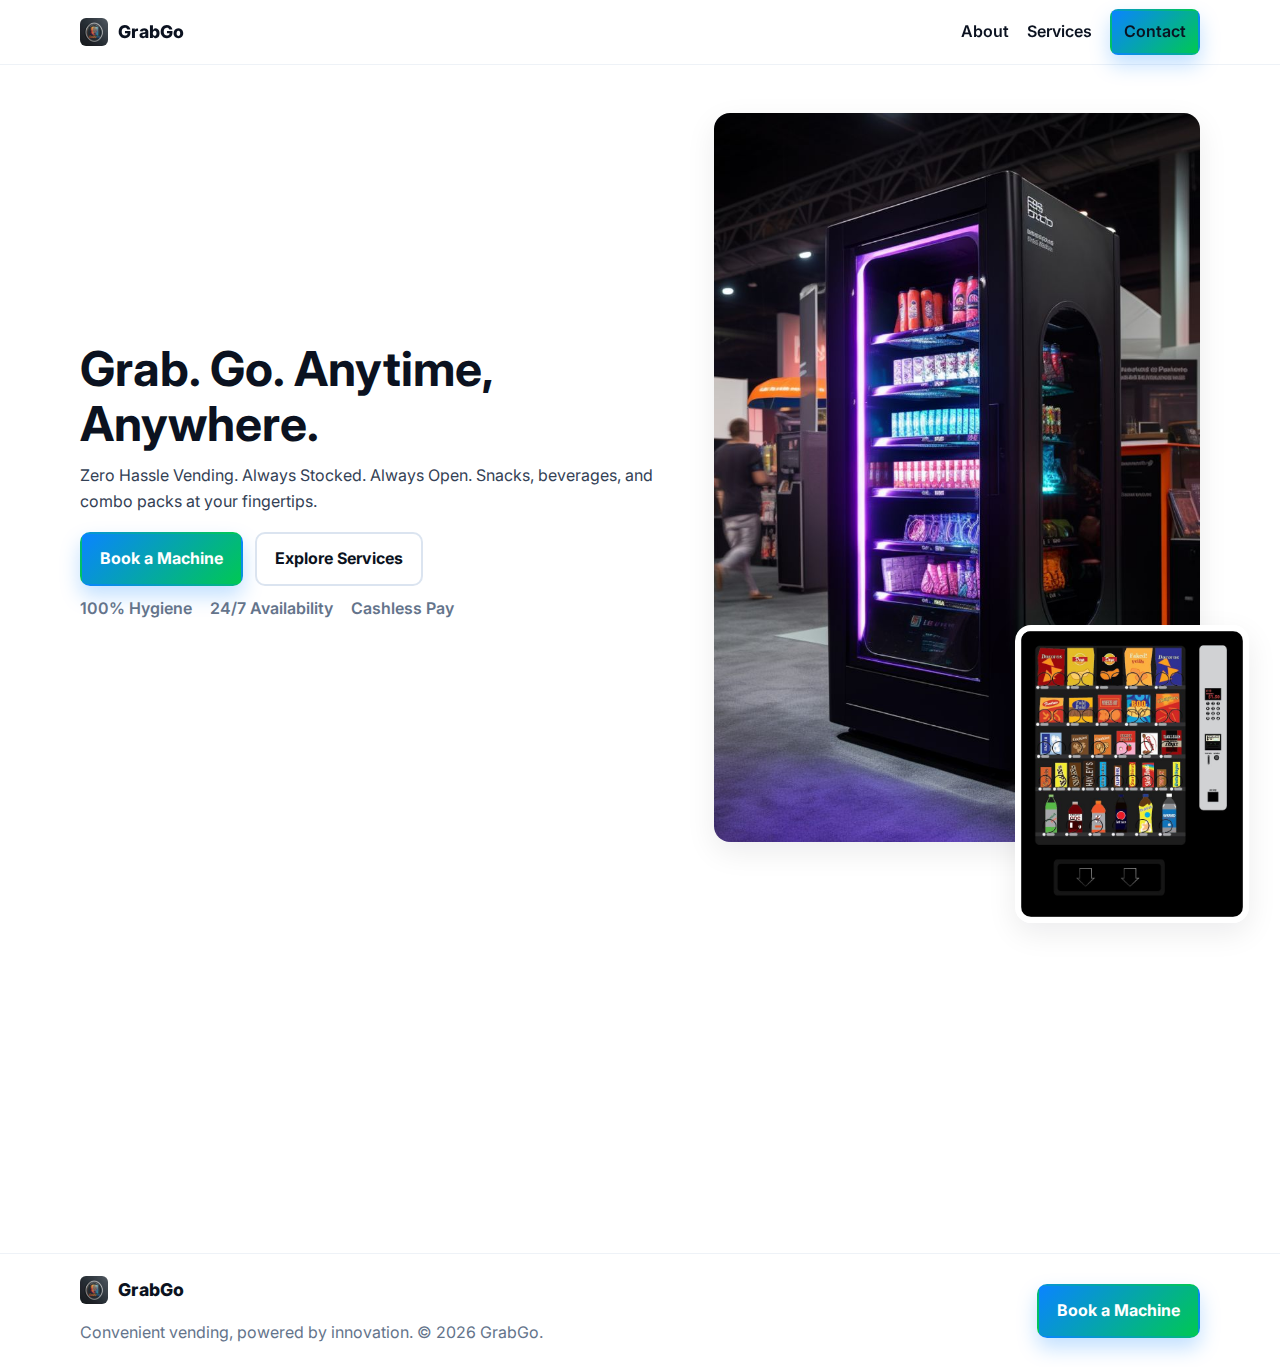
<file: index.html>
<!DOCTYPE html>
<html lang="en">
<head>
    <meta charset="utf-8">
    <meta name="viewport" content="width=device-width, initial-scale=1">
    <title>GrabGo Vending | Jalandhar, Punjab</title>
    <meta name="description" content="GrabGo provides modern, hygienic, and cashless vending machines across Jalandhar, Punjab. Snacks, beverages, and combo packs—available 24/7.">
    <meta property="og:title" content="GrabGo Vending | Jalandhar, Punjab">
    <meta property="og:description" content="Modern, hygienic, and cashless vending machines. Grab. Go. Anytime, Anywhere.">
    <meta property="og:type" content="website">
    <meta property="og:image" content="images/logo.png">
    <link rel="icon" href="data:image/svg+xml,%3Csvg xmlns='http://www.w3.org/2000/svg' viewBox='0 0 100 100'%3E%3Crect width='100' height='100' rx='20' ry='20' fill='%230a84ff'/%3E%3Ctext x='50' y='60' text-anchor='middle' font-size='55' font-family='Arial' fill='white'%3EG%3C/text%3E%3C/svg%3E">

    <link rel="preconnect" href="https://fonts.googleapis.com">
    <link rel="preconnect" href="https://fonts.gstatic.com" crossorigin>
    <link href="https://fonts.googleapis.com/css2?family=Inter:wght@400;600;800&display=swap" rel="stylesheet">
    <link href="https://cdnjs.cloudflare.com/ajax/libs/font-awesome/6.5.0/css/all.min.css" rel="stylesheet" integrity="sha512-1PKOgIY59xJ8Co8+NE6FZ+LOAZKjy+KY8iq0G4B3CyeY6wYHN3yt9PW0XpSriVQF3RrZ9eMw5y5q5Q5e0SYJig==" crossorigin="anonymous" referrerpolicy="no-referrer" />

    <link rel="stylesheet" href="styles.css">
    <style>
        /* Adjusted padding for main sections */
        .hero.section {
            padding: 48px 24px 36px 24px;
        }
        .section.section-alt {
            padding: 36px 24px 44px 24px;
        }
        .welcome-container.split {
            padding: 32px 24px;
        }
        @media (max-width: 720px) {
            .hero.section,
            .section.section-alt {
                padding: 28px 12px 18px 12px;
            }
            .welcome-container.split {
                padding: 18px 6px;
            }
        }
    </style>
</head>
<body>
    <header class="site-header">
        <div class="container nav-container">
            <a class="brand" href="index.html">
                <img class="brand-logo" src="images/logo.png" alt="GrabGo logo">
                <span class="brand-text">GrabGo</span>
            </a>
            <nav class="nav" aria-label="Main Navigation">
                <button class="nav-toggle" aria-expanded="false" aria-controls="nav-menu">
                    <span class="sr-only">Toggle navigation</span>
                    <i class="fa-solid fa-bars"></i>
                </button>
                <ul id="nav-menu" class="nav-menu">
                    <li><a href="about.html">About</a></li>
                    <li><a href="services.html">Services</a></li>
                    <li><a href="contact.html" class="btn btn-primary btn-sm">Contact</a></li>
                </ul>
            </nav>
        </div>
    </header>

    <main id="home">
        <section class="hero section">
            <div class="container hero-grid">
                <div class="hero-copy">
                    <h1>Grab. Go. Anytime, Anywhere.</h1>
                    <p>Zero Hassle Vending. Always Stocked. Always Open. Snacks, beverages, and combo packs at your fingertips.</p>
                    <div class="hero-cta">
                        <a href="contact.html" class="btn btn-primary">Book a Machine</a>
                        <a href="services.html" class="btn btn-outline">Explore Services</a>
                    </div>
                    <div class="hero-highlights">
                        <span><i class="fa-solid fa-shield-heart"></i> 100% Hygiene</span>
                        <span><i class="fa-solid fa-clock"></i> 24/7 Availability</span>
                        <span><i class="fa-solid fa-credit-card"></i> Cashless Pay</span>
                    </div>
                </div>
                <div class="hero-media">
                    <img src="images/vendingmachine.jpeg" alt="Modern vending machine with snacks and beverages" class="hero-img primary">
                    <img src="images/vendingmachine2.jpeg" alt="Sleek vending machine design" class="hero-img secondary">
                </div>
            </div>
        </section>
        
        <section class="section section-alt">
            <div class="welcome-container split">
                <div>
                    <h2>Welcome to GrabGo</h2>
                    <p>We deliver modern vending solutions across Jalandhar with a focus on hygiene, convenience, and cashless payments. Explore our services and get in touch to install a machine at your location.</p>
                    <div class="hero-cta" style="margin-top:12px;">
                        <a class="btn btn-outline" href="about.html">About Us</a>
                        <a class="btn btn-outline" href="services.html">Our Services</a>
                    </div>
                </div>
                <div class="card card-accent">
                    <h3>Locally Trusted in Jalandhar</h3>
                    <p>Fast installation in 15-20 days , proactive restocking, and responsive support.</p>
                </div>
            </div>
        </section>
    </main>

    <footer class="site-footer">
        <div class="container footer-grid">
            <div>
                <a class="brand" href="index.html">
                    <img class="brand-logo" src="images/logo.png" alt="GrabGo logo">
                    <span class="brand-text">GrabGo</span>
                </a>
                <p class="footnote">Convenient vending, powered by innovation. © <span id="year"></span> GrabGo.</p>
            </div>
            <div class="footer-cta">
                <a href="contact.html" class="btn btn-primary">Book a Machine</a>
            </div>
        </div>
    </footer>

    <script src="script.js"></script>
</body>
</html>
</file>
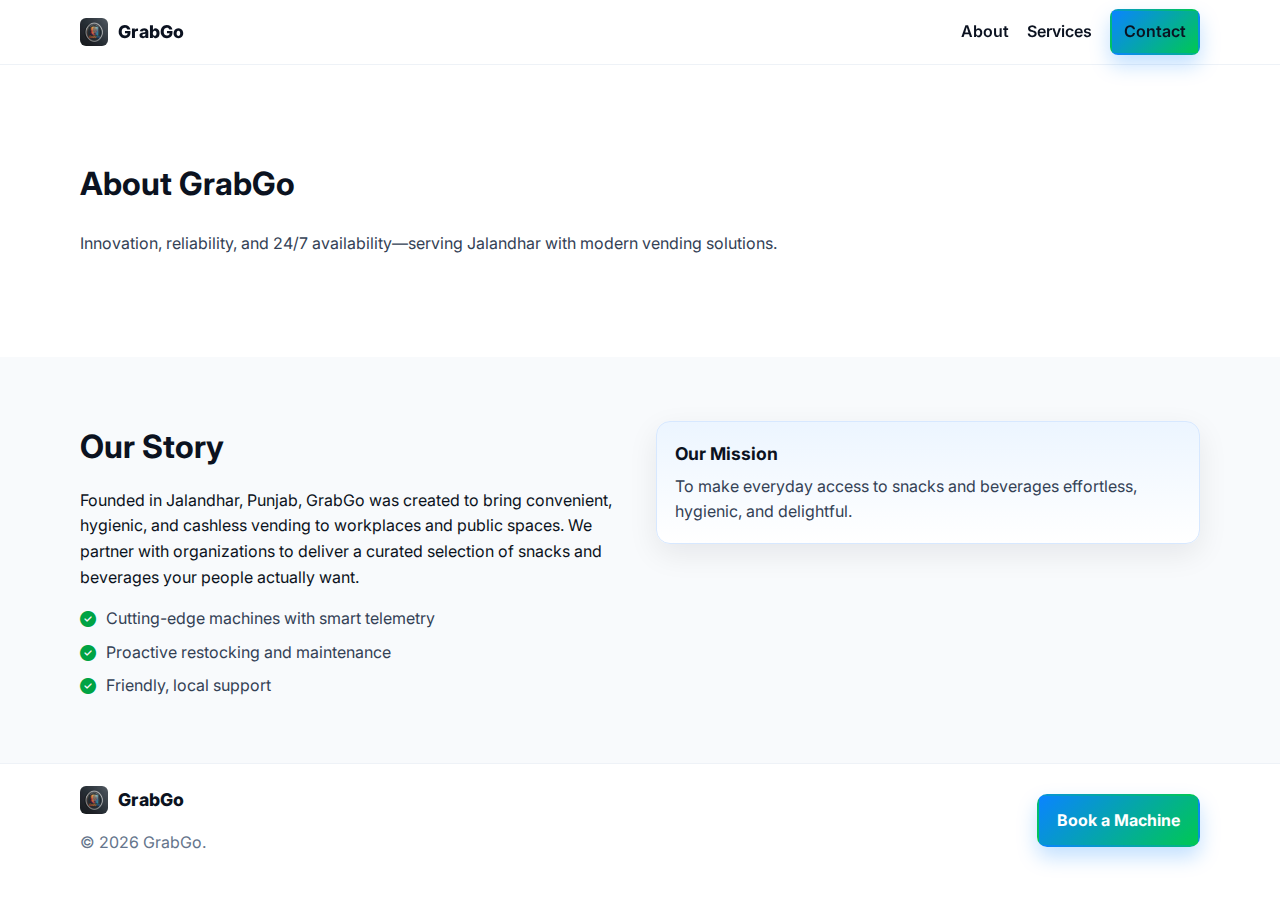
<file: about.html>
<!DOCTYPE html>
<html lang="en">
<head>
    <meta charset="utf-8">
    <meta name="viewport" content="width=device-width, initial-scale=1">
    <title>About Us | GrabGo Vending</title>
    <link rel="icon" href="assets/logo.png">
    <link href="https://fonts.googleapis.com/css2?family=Inter:wght@400;600;800&display=swap" rel="stylesheet">
    <link href="https://cdnjs.cloudflare.com/ajax/libs/font-awesome/6.5.0/css/all.min.css" rel="stylesheet">
    <link rel="stylesheet" href="styles.css">
</head>
<body>
    <header class="site-header">
        <div class="container nav-container">
            <a class="brand" href="index.html"><img class="brand-logo" src="images/logo.png" alt="GrabGo logo"><span class="brand-text">GrabGo</span></a>
            <nav class="nav" aria-label="Main Navigation">
                <button class="nav-toggle" aria-expanded="false" aria-controls="nav-menu"><span class="sr-only">Toggle navigation</span><i class="fa-solid fa-bars"></i></button>
                <ul id="nav-menu" class="nav-menu">
                    <li><a href="about.html" aria-current="page">About</a></li>
                    <li><a href="services.html">Services</a></li>
                    <li><a href="contact.html" class="btn btn-primary btn-sm">Contact</a></li>
                </ul>
            </nav>
        </div>
    </header>

    <main>
        <section class="section hero">
            <div class="container">
                <h1>About GrabGo</h1>
                <p class="section-lead">Innovation, reliability, and 24/7 availability—serving Jalandhar with modern vending solutions.</p>
            </div>
        </section>

        <section class="section section-alt">
            <div class="container split">
                <div>
                    <h2>Our Story</h2>
                    <p>Founded in Jalandhar, Punjab, GrabGo was created to bring convenient, hygienic, and cashless vending to workplaces and public spaces. We partner with organizations to deliver a curated selection of snacks and beverages your people actually want.</p>
                    <ul class="checklist">
                        <li><i class="fa-solid fa-circle-check"></i> Cutting-edge machines with smart telemetry</li>
                        <li><i class="fa-solid fa-circle-check"></i> Proactive restocking and maintenance</li>
                        <li><i class="fa-solid fa-circle-check"></i> Friendly, local support</li>
                    </ul>
                </div>
                <div class="card card-accent">
                    <h3>Our Mission</h3>
                    <p>To make everyday access to snacks and beverages effortless, hygienic, and delightful.</p>
                </div>
            </div>
        </section>
    </main>

    <footer class="site-footer">
        <div class="container footer-grid">
            <div>
                <a class="brand" href="index.html"><img class="brand-logo" src="images/logo.png" alt="GrabGo logo"><span class="brand-text">GrabGo</span></a>
                <p class="footnote">© <span id="year"></span> GrabGo.</p>
            </div>
            <div class="footer-cta">
                <a href="contact.html" class="btn btn-primary">Book a Machine</a>
            </div>
        </div>
    </footer>

    <script src="script.js"></script>
</body>
</html>
</file>
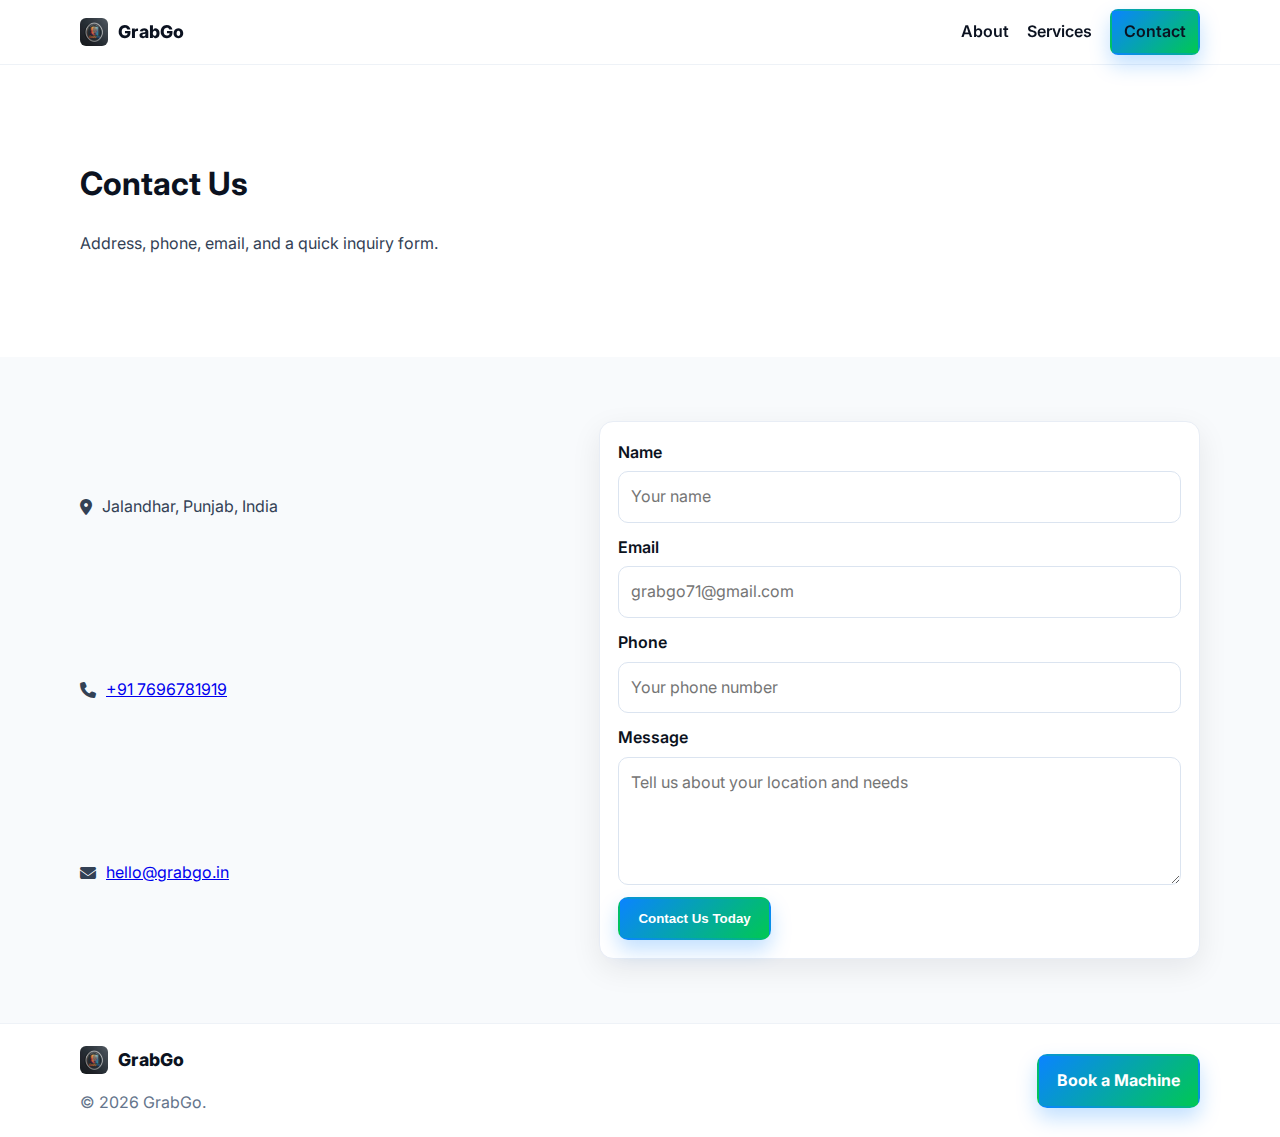
<file: contact.html>
<!DOCTYPE html>
<html lang="en">
<head>
    <meta charset="utf-8">
    <meta name="viewport" content="width=device-width, initial-scale=1">
    <title>Contact Us | GrabGo Vending</title>
    <link rel="icon" href="assets/logo.png">
    <link href="https://fonts.googleapis.com/css2?family=Inter:wght@400;600;800&display=swap" rel="stylesheet">
    <link href="https://cdnjs.cloudflare.com/ajax/libs/font-awesome/6.5.0/css/all.min.css" rel="stylesheet">
    <link rel="stylesheet" href="styles.css">
</head>
<body>
    <header class="site-header">
        <div class="container nav-container">
            <a class="brand" href="index.html"><img class="brand-logo" src="images/logo.png" alt="GrabGo logo"><span class="brand-text">GrabGo</span></a>
            <nav class="nav" aria-label="Main Navigation">
                <button class="nav-toggle" aria-expanded="false" aria-controls="nav-menu"><span class="sr-only">Toggle navigation</span><i class="fa-solid fa-bars"></i></button>
                <ul id="nav-menu" class="nav-menu">
                    <li><a href="about.html">About</a></li>
                    <li><a href="services.html">Services</a></li>
                    <li><a href="contact.html" class="btn btn-primary btn-sm" aria-current="page">Contact</a></li>
                </ul>
            </nav>
        </div>
    </header>

    <main>
        <section class="section hero">
            <div class="container">
                <h1>Contact Us</h1>
                <p class="section-lead">Address, phone, email, and a quick inquiry form.</p>
            </div>
        </section>

        <section class="section section-alt">
            <div class="container contact-grid">
                <div class="contact-info">
                    <div class="info-item"><i class="fa-solid fa-location-dot"></i> <span>Jalandhar, Punjab, India</span></div>
                    <div class="info-item"><i class="fa-solid fa-phone"></i> <a href="tel:+919999999999">+91 7696781919
                    
                    </a></div>
                    <div class="info-item"><i class="fa-solid fa-envelope"></i> <a href="mailto:hello@grabgo.in">hello@grabgo.in</a></div>
                </div>
                <form class="contact-form" id="inquiry-form" novalidate>
                    <div class="form-row">
                        <label for="name">Name</label>
                        <input id="name" name="name" type="text" placeholder="Your name" required>
                    </div>
                    <div class="form-row">
                        <label for="email">Email</label>
                        <input id="email" name="email" type="email" placeholder="grabgo71@gmail.com" required>
                    </div>
                    <div class="form-row">
                        <label for="phone">Phone</label>
                        <input id="phone" name="phone" type="tel" placeholder="Your phone number">
                    </div>
                    <div class="form-row">
                        <label for="message">Message</label>
                        <textarea id="message" name="message" rows="4" placeholder="Tell us about your location and needs" required></textarea>
                    </div>
                    <button type="submit" class="btn btn-primary">Contact Us Today</button>
                    <p class="form-success" role="status" aria-live="polite" hidden>Thanks! We'll get back to you shortly.</p>
                </form>
            </div>
        </section>
    </main>

    <footer class="site-footer">
        <div class="container footer-grid">
            <div>
                <a class="brand" href="index.html"><img class="brand-logo" src="images/logo.png" alt="GrabGo logo"><span class="brand-text">GrabGo</span></a>
                <p class="footnote">© <span id="year"></span> GrabGo.</p>
            </div>
            <div class="footer-cta">
                <a href="contact.html" class="btn btn-primary">Book a Machine</a>
            </div>
        </div>
    </footer>

    <script src="script.js"></script>
</body>
</html>
</file>
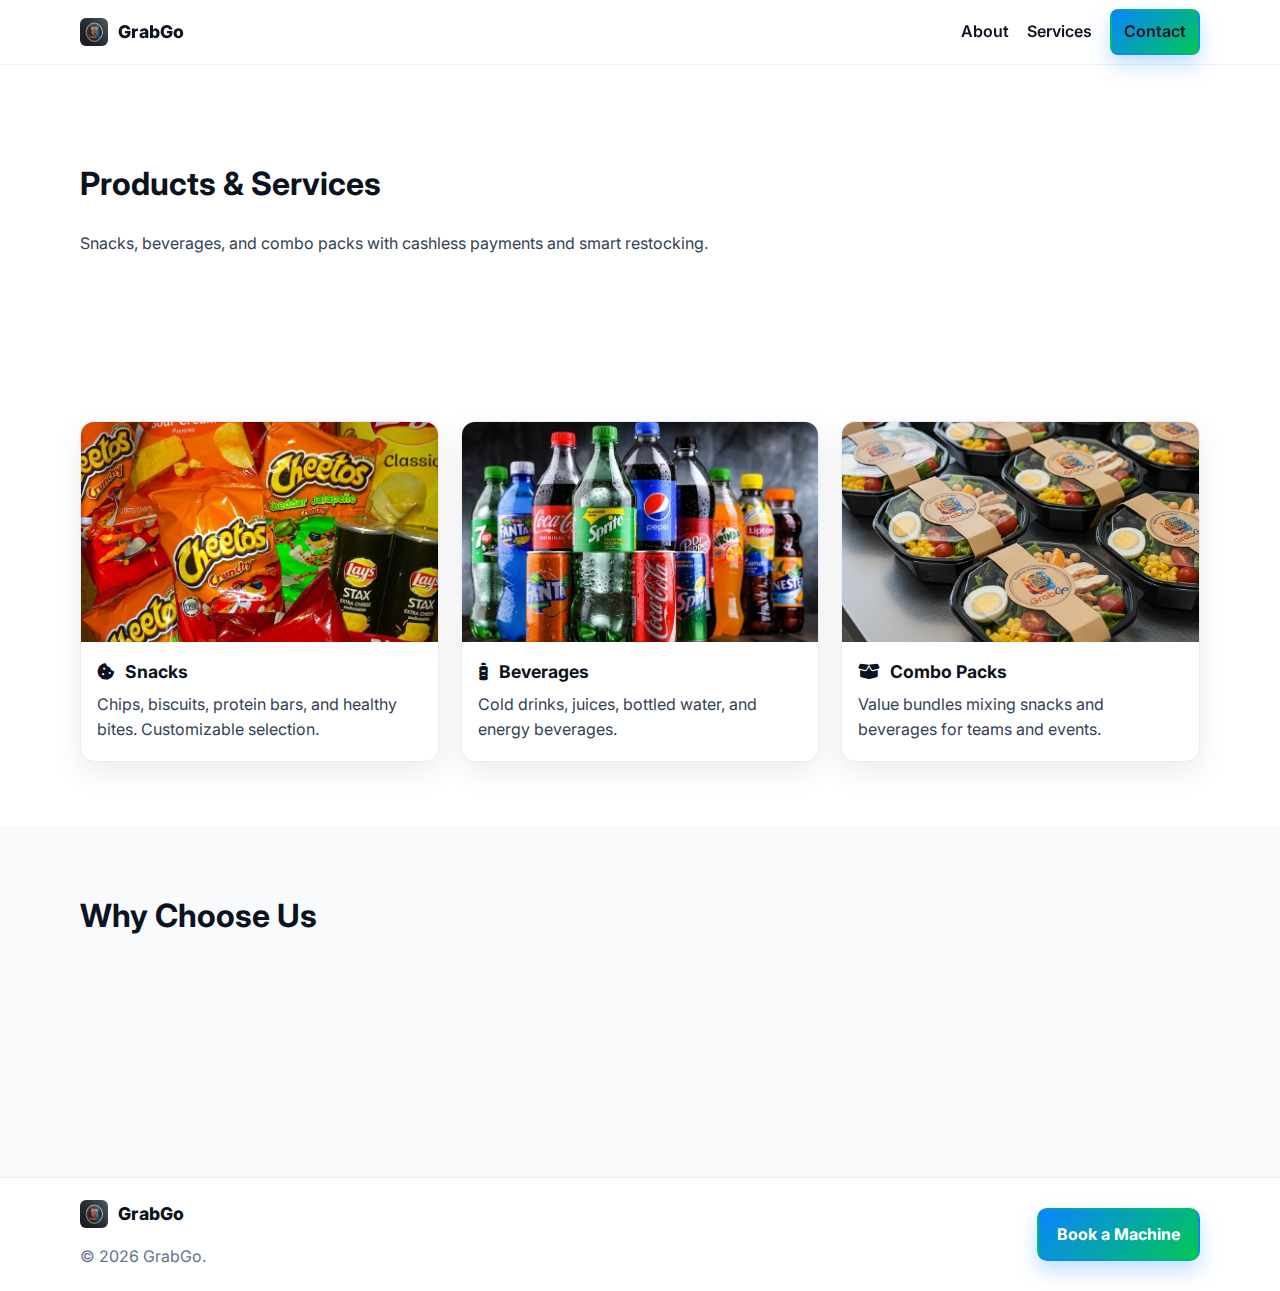
<file: services.html>
<!DOCTYPE html>
<html lang="en">
<head>
    <meta charset="utf-8">
    <meta name="viewport" content="width=device-width, initial-scale=1">
    <title>Services | GrabGo Vending</title>
    <link rel="icon" href="assets/logo.png">
    <link href="https://fonts.googleapis.com/css2?family=Inter:wght@400;600;800&display=swap" rel="stylesheet">
    <link href="https://cdnjs.cloudflare.com/ajax/libs/font-awesome/6.5.0/css/all.min.css" rel="stylesheet">
    <link rel="stylesheet" href="styles.css">
</head>
<body>
    <header class="site-header">
        <div class="container nav-container">
            <a class="brand" href="index.html"><img class="brand-logo" src="images/logo.png" alt="GrabGo logo"><span class="brand-text">GrabGo</span></a>
            <nav class="nav" aria-label="Main Navigation">
                <button class="nav-toggle" aria-expanded="false" aria-controls="nav-menu"><span class="sr-only">Toggle navigation</span><i class="fa-solid fa-bars"></i></button>
                <ul id="nav-menu" class="nav-menu">
                    <li><a href="about.html">About</a></li>
                    <li><a href="services.html" aria-current="page">Services</a></li>
                    <li><a href="contact.html" class="btn btn-primary btn-sm">Contact</a></li>
                </ul>
            </nav>
        </div>
    </header>

    <main>
        <section class="section hero">
            <div class="container">
                <h1>Products & Services</h1>
                <p class="section-lead">Snacks, beverages, and combo packs with cashless payments and smart restocking.</p>
            </div>
        </section>

        <section class="section">
            <div class="container">
                <div class="cards-grid">
                    <article class="card">
                        <img src="images/chips.jpeg" alt="Assorted packaged snacks">
                        <div class="card-body">
                            <h3><i class="fa-solid fa-cookie-bite"></i> Snacks</h3>
                            <p>Chips, biscuits, protein bars, and healthy bites. Customizable selection.</p>
                        </div>
                    </article>
                    <article class="card">
                        <img src="images/softdrinks.jpeg" alt="Cold beverages and juices">
                        <div class="card-body">
                            <h3><i class="fa-solid fa-bottle-water"></i> Beverages</h3>
                            <p>Cold drinks, juices, bottled water, and energy beverages.</p>
                        </div>
                    </article>
                    <article class="card">
                        <img src="images/combopacks.png" alt="Combo of snacks and drinks">
                        <div class="card-body">
                            <h3><i class="fa-solid fa-box-open"></i> Combo Packs</h3>
                            <p>Value bundles mixing snacks and beverages for teams and events.</p>
                        </div>
                    </article>
                </div>
            </div>
        </section>

        <section class="section section-alt">
            <div class="container">
                <h2>Why Choose Us</h2>
                <div class="features">
                    <div class="feature"><i class="fa-solid fa-shield-heart"></i><h3>100% Hygiene</h3><p>Sanitized and quality-checked machines.</p></div>
                    <div class="feature"><i class="fa-solid fa-clock"></i><h3>24/7 Availability</h3><p>Always on, always stocked.</p></div>
                    <div class="feature"><i class="fa-solid fa-wallet"></i><h3>Cashless Payments</h3><p>UPI and contactless.</p></div>
                    <div class="feature"><i class="fa-solid fa-location-dot"></i><h3>Local Support</h3><p>Trusted across Jalandhar.</p></div>
                </div>
            </div>
        </section>
    </main>

    <footer class="site-footer">
        <div class="container footer-grid">
            <div>
                <a class="brand" href="index.html"><img class="brand-logo" src="images/logo.png" alt="GrabGo logo"><span class="brand-text">GrabGo</span></a>
                <p class="footnote">© <span id="year"></span> GrabGo.</p>
            </div>
            <div class="footer-cta">
                <a href="contact.html" class="btn btn-primary">Book a Machine</a>
            </div>
        </div>
    </footer>

    <script src="script.js"></script>
</body>
</html>
</file>
<file: styles.css>
:root {
  --blue-600: #0a84ff;
  --blue-700: #0066cc;
  --green-500: #00c853;
  --green-600: #00a344;
  --text-900: #0b1220;
  --text-700: #334155;
  --text-500: #64748b;
  --bg-0: #ffffff;
  --bg-50: #f8fafc;
  --ring: rgba(10,132,255,.25);
  --shadow-md: 0 10px 30px rgba(2, 6, 23, 0.08);
}

* { box-sizing: border-box; }
html, body { height: 100%; }
body {
  margin: 0;
  font-family: 'Inter', system-ui, -apple-system, Segoe UI, Roboto, Arial, sans-serif;
  color: var(--text-900);
  background: var(--bg-0);
  line-height: 1.6;
}
.container { width: min(1120px, 92%); margin: 0 auto; }
.section { padding: 64px 0; }
.section-alt { background: var(--bg-50); }
.section h2 { font-size: 2rem; margin: 0 0 12px; }
.section-lead { color: var(--text-700); margin: 0 0 28px; }

/* Header */
.site-header { position: sticky; top: 0; z-index: 20; background: rgba(255,255,255,.85); backdrop-filter: blur(8px); border-bottom: 1px solid #eef2f7; }
.nav-container { display: flex; align-items: center; justify-content: space-between; height: 64px; }
.brand { display: inline-flex; align-items: center; gap: 10px; text-decoration: none; color: var(--text-900); font-weight: 800; }
.brand-mark { font-size: 1.25rem; }
.brand-text { font-size: 1.1rem; letter-spacing: .3px; }
/* brand logo image */
.brand-logo { height: 28px; width: auto; display: inline-block; border-radius: 6px; }

.nav-menu { list-style: none; padding: 0; margin: 0; display: flex; align-items: center; gap: 18px; }
.nav-menu a { text-decoration: none; color: var(--text-900); font-weight: 600; }
.nav-menu a:hover { color: var(--blue-700); }
.nav-toggle { display: none; border: 0; background: none; font-size: 1.25rem; }

/* Buttons */
.btn { display: inline-flex; align-items: center; justify-content: center; gap: 10px; padding: 12px 18px; border-radius: 10px; text-decoration: none; font-weight: 700; cursor: pointer; transition: transform .15s ease, box-shadow .15s ease, background .2s ease; border: 2px solid transparent; }
.btn:hover { transform: translateY(-1px); }
.btn:active { transform: translateY(0); }
.btn-sm { padding: 8px 12px; border-radius: 8px; font-weight: 700; }
.btn-primary { background: linear-gradient(135deg, var(--blue-600), var(--green-500)); color: white; box-shadow: 0 10px 20px rgba(10,132,255,.25); }
.btn-primary:hover { box-shadow: 0 14px 28px rgba(10,132,255,.32); }
.btn-outline { background: white; border-color: #dbe4f0; color: var(--text-900); }
.btn-outline:hover { border-color: var(--blue-600); color: var(--blue-700); }

/* Hero */
.hero { padding: 72px 0; }
.hero-grid { display: grid; grid-template-columns: 1.1fr .9fr; gap: 40px; align-items: center; }
.hero-copy h1 { font-size: clamp(2rem, 4vw, 3rem); line-height: 1.15; margin: 0 0 12px; }
.hero-copy p { color: var(--text-700); margin: 0 0 18px; }
.hero-cta { display: flex; gap: 12px; flex-wrap: wrap; margin: 16px 0 10px; }
.hero-highlights { display: flex; gap: 18px; flex-wrap: wrap; color: var(--text-500); font-weight: 600; }
.hero-highlights i { color: var(--green-600); }
.hero-media { position: relative; }
.hero-img { width: 100%; border-radius: 16px; box-shadow: var(--shadow-md); object-fit: cover; }
.hero-img.secondary { position: absolute; right: -10%; bottom: -10%; width: 48%; border: 6px solid white; }

/* Split layout */
.split { display: grid; grid-template-columns: 1fr 1fr; gap: 32px; align-items: start; }

/* Cards */
.cards-grid { display: grid; grid-template-columns: repeat(3, 1fr); gap: 22px; }
.card { background: white; border: 1px solid #e8edf5; border-radius: 14px; overflow: hidden; box-shadow: var(--shadow-md); }
.card img { width: 100%; height: 220px; object-fit: cover; display: block; }
.card-body { padding: 16px 16px 18px; }
.card h3 { margin: 0 0 6px; font-size: 1.1rem; display: flex; gap: 10px; align-items: center; }
.card p { color: var(--text-700); margin: 0; }
.card-accent { background: linear-gradient(180deg, #ecf5ff, #ffffff); border-color: #d7e8ff; padding: 18px; }

/* Features */
.features { display: grid; grid-template-columns: repeat(4, 1fr); gap: 18px; }
.feature { background: white; border: 1px solid #e8edf5; border-radius: 14px; padding: 18px; box-shadow: var(--shadow-md); }
.feature i { font-size: 1.4rem; color: var(--blue-700); }
.feature h3 { margin: 8px 0 6px; }
.feature p { margin: 0; color: var(--text-700); }

/* Lists */
.checklist { list-style: none; padding: 0; margin: 12px 0 0; display: grid; gap: 8px; }
.checklist li { display: flex; gap: 10px; align-items: center; color: var(--text-700); }
.checklist i { color: var(--green-600); }
.plain-list { list-style: none; padding: 0; margin: 12px 0 0; display: grid; gap: 8px; color: var(--text-700); }

/* Locations */
.map-card img { height: 260px; }

/* Contact */
.contact-grid { display: grid; grid-template-columns: .9fr 1.1fr; gap: 28px; }
.contact-info { display: grid; gap: 10px; }
.info-item { display: flex; gap: 10px; align-items: center; color: var(--text-700); }

.contact-form { background: white; border: 1px solid #e8edf5; border-radius: 14px; padding: 18px; box-shadow: var(--shadow-md); }
.form-row { display: grid; gap: 6px; margin-bottom: 12px; }
.form-row label { font-weight: 600; }
.form-row input, .form-row textarea { padding: 12px; border-radius: 10px; border: 1px solid #dbe4f0; font: inherit; }
.form-row input:focus, .form-row textarea:focus { outline: none; border-color: var(--blue-600); box-shadow: 0 0 0 4px var(--ring); }
.form-success { color: var(--green-600); font-weight: 600; margin-top: 8px; }

/* Footer */
.site-footer { border-top: 1px solid #eef2f7; padding: 22px 0; background: white; }
.footer-grid { display: flex; align-items: center; justify-content: space-between; gap: 18px; flex-wrap: wrap; }
.footnote { color: var(--text-500); margin: 8px 0 0; }

/* Utilities */
.sr-only { position: absolute; width: 1px; height: 1px; padding: 0; margin: -1px; overflow: hidden; clip: rect(0,0,0,0); border: 0; }

/* Animations */
[data-animate] { opacity: 0; transform: translateY(12px); transition: opacity .6s ease, transform .6s ease; }
[data-animate].in-view { opacity: 1; transform: none; }

/* Responsive */
@media (max-width: 980px) {
  .hero-grid { grid-template-columns: 1fr; }
  .hero-img.secondary { display: none; }
  .split { grid-template-columns: 1fr; }
  .cards-grid { grid-template-columns: 1fr 1fr; }
  .features { grid-template-columns: 1fr 1fr; }
  .contact-grid { grid-template-columns: 1fr; }
}

@media (max-width: 720px) {
  .nav-toggle { display: inline-flex; }
  .nav-menu { position: absolute; right: 4%; top: 64px; background: white; border: 1px solid #e8edf5; border-radius: 12px; padding: 10px; box-shadow: var(--shadow-md); display: none; flex-direction: column; gap: 8px; width: min(260px, 92vw); }
  .nav-menu.open { display: flex; }
  .cards-grid { grid-template-columns: 1fr; }
}
</file>
